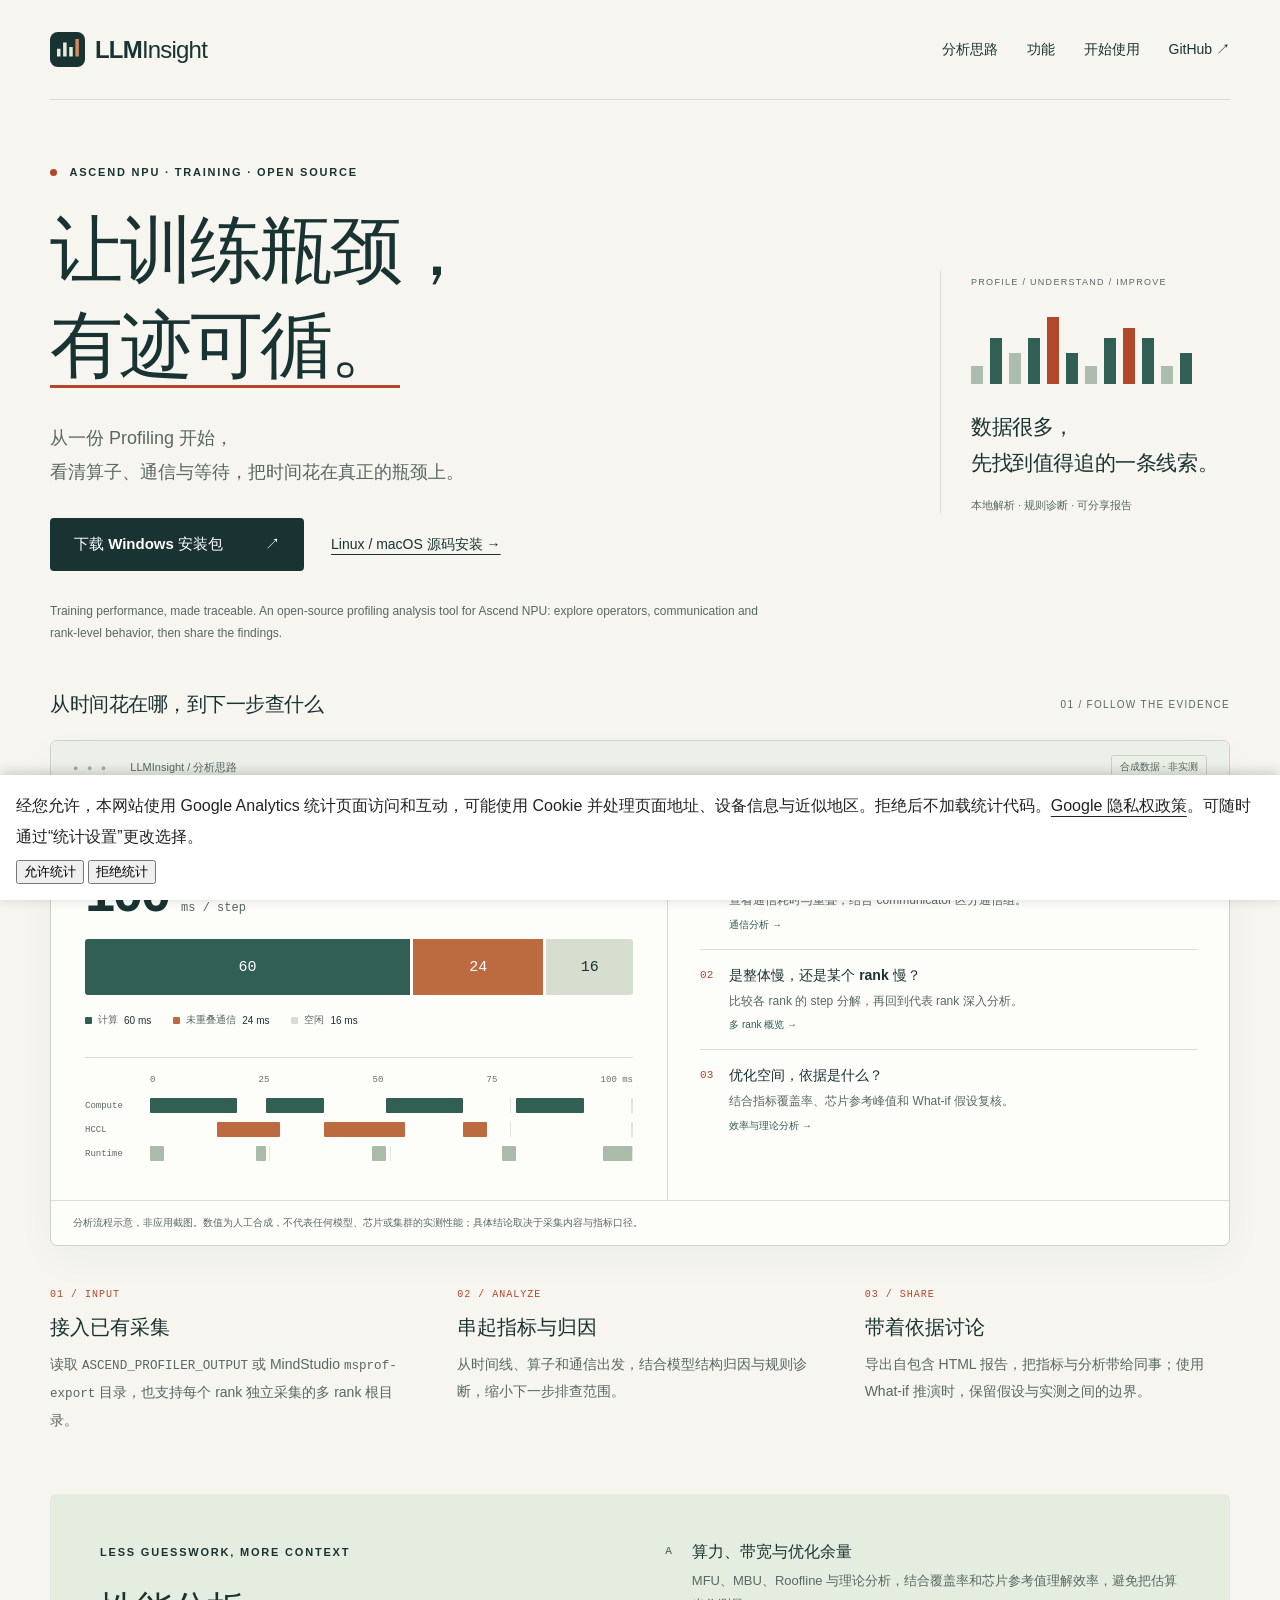
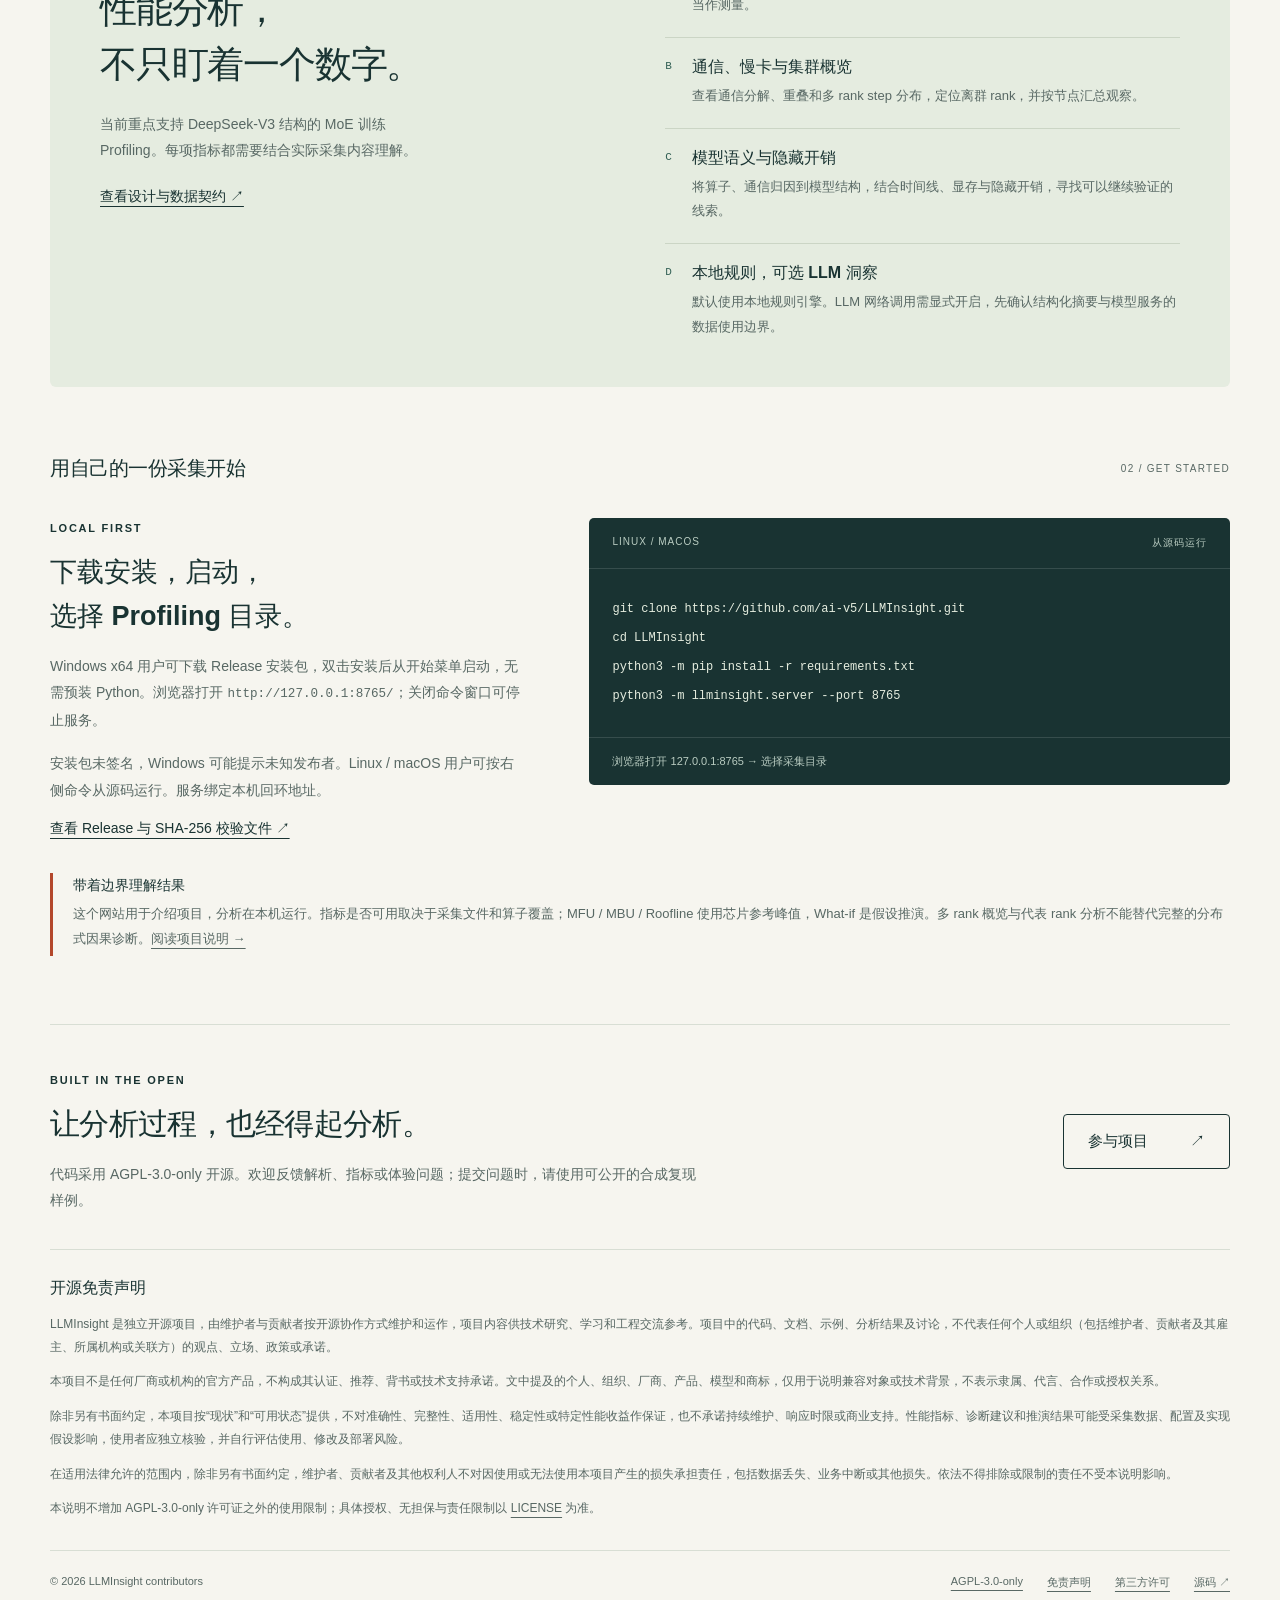
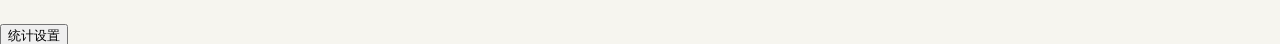
<file: docs/index.html>
<!doctype html>
<!-- SPDX-License-Identifier: AGPL-3.0-only -->
<html lang="zh-CN">
<head>
  <meta charset="utf-8">
  <meta name="viewport" content="width=device-width, initial-scale=1">
  <meta name="description" content="LLMInsight，昇腾 NPU 大模型训练 Profiling 分析工具。从算子、通信到多 rank 概览，把采集数据变成可复核的性能洞察。Ascend NPU training profiling and performance insights.">
  <meta name="theme-color" content="#f6f5ef">
  <meta http-equiv="Content-Security-Policy" content="default-src 'none'; style-src 'self'; script-src 'self' https://www.googletagmanager.com; img-src 'self' https://www.googletagmanager.com https://*.google-analytics.com; connect-src https://www.googletagmanager.com https://*.google-analytics.com https://*.google.com; base-uri 'none'; form-action 'none'">
  <meta property="og:type" content="website">
  <meta property="og:title" content="LLMInsight — 让训练瓶颈，有迹可循。">
  <meta property="og:description" content="昇腾 NPU 大模型训练 Profiling 分析工具。从采集数据到指标、归因与可分享报告。">
  <meta property="og:url" content="https://ai-v5.github.io/LLMInsight/">
  <title>LLMInsight — 昇腾 NPU 训练性能洞察</title>
  <link rel="canonical" href="https://ai-v5.github.io/LLMInsight/">
  <link rel="icon" type="image/svg+xml" href="assets/mark.svg">
  <link rel="stylesheet" href="styles.css">
<script src="analytics.js" defer></script>
</head>
<body>
  <a class="skip" href="#main">跳到正文</a>
  <header class="topbar wrap">
    <a class="brand" href="./" aria-label="LLMInsight 首页"><img src="assets/mark.svg" width="35" height="35" alt="">LLM<span>Insight</span></a>
    <nav aria-label="主导航"><a href="#insight">分析思路</a><a href="#capabilities">功能</a><a href="#start">开始使用</a><a href="https://github.com/ai-v5/LLMInsight">GitHub <span aria-hidden="true">↗</span></a></nav>
  </header>
  <main id="main">
    <section class="hero wrap" aria-labelledby="hero-title">
      <div class="eyebrow"><span class="dot"></span> ASCEND NPU · TRAINING · OPEN SOURCE</div>
      <div class="hero-grid">
        <div><h1 id="hero-title">让训练瓶颈，<br><span class="underlined">有迹可循。</span></h1><p class="intro">从一份 Profiling 开始，<br>看清算子、通信与等待，把时间花在真正的瓶颈上。</p><div class="hero-actions"><a class="button" href="https://github.com/ai-v5/LLMInsight/releases/latest/download/LLMInsight-Setup-x64.exe">下载 Windows 安装包 <span aria-hidden="true">↗</span></a><a class="text-link" href="#start">Linux / macOS 源码安装 →</a></div></div>
        <aside class="hero-note" aria-label="项目简介"><span class="note-index">PROFILE / UNDERSTAND / IMPROVE</span><div class="mini-signal" aria-hidden="true"><i></i><i></i><i></i><i></i><i></i><i></i><i></i><i></i><i></i><i></i><i></i><i></i></div><p>数据很多，<br>先找到值得追的一条线索。</p><span class="note-detail">本地解析 · 规则诊断 · 可分享报告</span></aside>
      </div>
      <p class="english" lang="en">Training performance, made traceable. An open-source profiling analysis tool for Ascend NPU: explore operators, communication and rank-level behavior, then share the findings.</p>
    </section>

    <section id="insight" class="analysis wrap" aria-labelledby="insight-title">
      <div class="section-label"><h2 id="insight-title">从时间花在哪，到下一步查什么</h2><span>01 / FOLLOW THE EVIDENCE</span></div>
      <figure class="analysis-board">
        <div class="board-heading"><span><span class="window-dots" aria-hidden="true">● ● ●</span> LLMInsight / 分析思路</span><span class="sample-tag">合成数据 · 非实测</span></div>
        <div class="board-content">
          <div class="step-view"><div class="panel-heading"><h3>一个 step，拆开看</h3><span>示意 / 100 ms</span></div><div class="step-total">100<span>ms / step</span></div><div class="step-bar" role="img" aria-label="合成示例：计算 60 毫秒，未重叠通信 24 毫秒，空闲 16 毫秒。"><div class="segment compute">60</div><div class="segment comm">24</div><div class="segment idle">16</div></div><ul class="legend"><li><span class="swatch compute"></span>计算 <strong>60 ms</strong></li><li><span class="swatch comm"></span>未重叠通信 <strong>24 ms</strong></li><li><span class="swatch idle"></span>空闲 <strong>16 ms</strong></li></ul><div class="trace" aria-hidden="true"><div class="trace-axis"><span>0</span><span>25</span><span>50</span><span>75</span><span>100 ms</span></div><div class="trace-row"><span>Compute</span><div class="track"><i class="c1"></i><i class="c2"></i><i class="c3"></i><i class="c4"></i></div></div><div class="trace-row"><span>HCCL</span><div class="track"><i class="h1"></i><i class="h2"></i><i class="h3"></i></div></div><div class="trace-row"><span>Runtime</span><div class="track"><i class="r1"></i><i class="r2"></i><i class="r3"></i><i class="r4"></i><i class="r5"></i></div></div></div></div>
          <div class="clue-view"><div class="panel-heading"><h3>从分解结果，追问原因</h3><span>ANALYSIS PATH</span></div><ol class="clues"><li><span class="clue-number">01</span><div><h4>通信暴露在关键路径上？</h4><p>查看通信耗时与重叠，结合 communicator 区分通信组。</p><span class="clue-label">通信分析 →</span></div></li><li><span class="clue-number">02</span><div><h4>是整体慢，还是某个 rank 慢？</h4><p>比较各 rank 的 step 分解，再回到代表 rank 深入分析。</p><span class="clue-label">多 rank 概览 →</span></div></li><li><span class="clue-number">03</span><div><h4>优化空间，依据是什么？</h4><p>结合指标覆盖率、芯片参考峰值和 What-if 假设复核。</p><span class="clue-label">效率与理论分析 →</span></div></li></ol></div>
        </div>
        <figcaption>分析流程示意，非应用截图。数值为人工合成，不代表任何模型、芯片或集群的实测性能；具体结论取决于采集内容与指标口径。</figcaption>
      </figure>
      <div class="workflow"><article><span class="number">01 / INPUT</span><h3>接入已有采集</h3><p>读取 <code>ASCEND_PROFILER_OUTPUT</code> 或 MindStudio <code>msprof-export</code> 目录，也支持每个 rank 独立采集的多 rank 根目录。</p></article><article><span class="number">02 / ANALYZE</span><h3>串起指标与归因</h3><p>从时间线、算子和通信出发，结合模型结构归因与规则诊断，缩小下一步排查范围。</p></article><article><span class="number">03 / SHARE</span><h3>带着依据讨论</h3><p>导出自包含 HTML 报告，把指标与分析带给同事；使用 What-if 推演时，保留假设与实测之间的边界。</p></article></div>
    </section>

    <section id="capabilities" class="capabilities wrap" aria-labelledby="capabilities-title">
      <div class="capability-intro"><span class="eyebrow">LESS GUESSWORK, MORE CONTEXT</span><h2 id="capabilities-title">性能分析，<br>不只盯着一个数字。</h2><p>当前重点支持 DeepSeek-V3 结构的 MoE 训练 Profiling。每项指标都需要结合实际采集内容理解。</p><a class="text-link" href="https://github.com/ai-v5/LLMInsight/tree/main/doc">查看设计与数据契约 ↗</a></div>
      <div class="capability-list"><article><span class="feature-index">A</span><div><h3>算力、带宽与优化余量</h3><p>MFU、MBU、Roofline 与理论分析，结合覆盖率和芯片参考值理解效率，避免把估算当作测量。</p></div></article><article><span class="feature-index">B</span><div><h3>通信、慢卡与集群概览</h3><p>查看通信分解、重叠和多 rank step 分布，定位离群 rank，并按节点汇总观察。</p></div></article><article><span class="feature-index">C</span><div><h3>模型语义与隐藏开销</h3><p>将算子、通信归因到模型结构，结合时间线、显存与隐藏开销，寻找可以继续验证的线索。</p></div></article><article><span class="feature-index">D</span><div><h3>本地规则，可选 LLM 洞察</h3><p>默认使用本地规则引擎。LLM 网络调用需显式开启，先确认结构化摘要与模型服务的数据使用边界。</p></div></article></div>
    </section>

    <section id="start" class="getting-started wrap" aria-labelledby="start-title">
      <div class="section-label"><h2 id="start-title">用自己的一份采集开始</h2><span>02 / GET STARTED</span></div>
      <div class="start-grid"><div><span class="eyebrow">LOCAL FIRST</span><h3>下载安装，启动，<br>选择 Profiling 目录。</h3><p>Windows x64 用户可下载 Release 安装包，双击安装后从开始菜单启动，无需预装 Python。浏览器打开 <code>http://127.0.0.1:8765/</code>；关闭命令窗口可停止服务。</p><p>安装包未签名，Windows 可能提示未知发布者。Linux / macOS 用户可按右侧命令从源码运行。服务绑定本机回环地址。</p><a class="text-link" href="https://github.com/ai-v5/LLMInsight/releases/latest">查看 Release 与 SHA-256 校验文件 ↗</a></div><div class="terminal"><div class="terminal-label"><span>LINUX / MACOS</span><span>从源码运行</span></div><pre><code>git clone https://github.com/ai-v5/LLMInsight.git
cd LLMInsight
python3 -m pip install -r requirements.txt
python3 -m llminsight.server --port 8765</code></pre><div class="terminal-foot">浏览器打开 127.0.0.1:8765 → 选择采集目录</div></div></div>
      <div class="limits"><h3>带着边界理解结果</h3><p>这个网站用于介绍项目，分析在本机运行。指标是否可用取决于采集文件和算子覆盖；MFU / MBU / Roofline 使用芯片参考峰值，What-if 是假设推演。多 rank 概览与代表 rank 分析不能替代完整的分布式因果诊断。<a href="https://github.com/ai-v5/LLMInsight#readme">阅读项目说明 →</a></p></div>
    </section>

    <section class="open-source wrap" aria-labelledby="open-title"><div><span class="eyebrow">BUILT IN THE OPEN</span><h2 id="open-title">让分析过程，也经得起分析。</h2><p>代码采用 AGPL-3.0-only 开源。欢迎反馈解析、指标或体验问题；提交问题时，请使用可公开的合成复现样例。</p></div><a class="button secondary" href="https://github.com/ai-v5/LLMInsight/issues">参与项目 <span aria-hidden="true">↗</span></a></section>
    <section id="disclaimer" class="disclaimer wrap" aria-labelledby="disclaimer-title">
      <h2 id="disclaimer-title">开源免责声明</h2>
      <p>LLMInsight 是独立开源项目，由维护者与贡献者按开源协作方式维护和运作，项目内容供技术研究、学习和工程交流参考。项目中的代码、文档、示例、分析结果及讨论，不代表任何个人或组织（包括维护者、贡献者及其雇主、所属机构或关联方）的观点、立场、政策或承诺。</p>
      <p>本项目不是任何厂商或机构的官方产品，不构成其认证、推荐、背书或技术支持承诺。文中提及的个人、组织、厂商、产品、模型和商标，仅用于说明兼容对象或技术背景，不表示隶属、代言、合作或授权关系。</p>
      <p>除非另有书面约定，本项目按“现状”和“可用状态”提供，不对准确性、完整性、适用性、稳定性或特定性能收益作保证，也不承诺持续维护、响应时限或商业支持。性能指标、诊断建议和推演结果可能受采集数据、配置及实现假设影响，使用者应独立核验，并自行评估使用、修改及部署风险。</p>
      <p>在适用法律允许的范围内，除非另有书面约定，维护者、贡献者及其他权利人不对因使用或无法使用本项目产生的损失承担责任，包括数据丢失、业务中断或其他损失。依法不得排除或限制的责任不受本说明影响。</p>
      <p>本说明不增加 AGPL-3.0-only 许可证之外的使用限制；具体授权、无担保与责任限制以 <a href="https://github.com/ai-v5/LLMInsight/blob/main/LICENSE">LICENSE</a> 为准。</p>
    </section>
  </main>
  <footer class="wrap"><span>© 2026 LLMInsight contributors</span><div><a href="https://github.com/ai-v5/LLMInsight/blob/main/LICENSE">AGPL-3.0-only</a><a href="#disclaimer">免责声明</a><a href="https://github.com/ai-v5/LLMInsight/blob/main/THIRD_PARTY_NOTICES.md">第三方许可</a><a href="https://github.com/ai-v5/LLMInsight">源码 ↗</a></div></footer>
<div><button type="button" id="analytics-settings">统计设置</button></div>
<div id="analytics-consent" role="region" aria-label="访问统计设置" hidden><p>经您允许，本网站使用 Google Analytics 统计页面访问和互动，可能使用 Cookie 并处理页面地址、设备信息与近似地区。拒绝后不加载统计代码。<a href="https://policies.google.com/privacy">Google 隐私权政策</a>。可随时通过“统计设置”更改选择。</p><p id="analytics-storage-warning" hidden>浏览器未能保存您的选择。本页已停止统计；请检查浏览器存储设置，清除此网站的本地存储，并关闭其他已打开的站点标签页后重新选择。</p><button type="button" id="analytics-accept">允许统计</button> <button type="button" id="analytics-reject">拒绝统计</button></div>
</body>
</html>
</file>
<file: docs/styles.css>
/* SPDX-License-Identifier: AGPL-3.0-only */
:root{color-scheme:light;--paper:#f6f5ef;--ink:#193332;--muted:#586864;--line:#d8ded4;--accent:#b3472b;--green:#315f54;--mint:#e5ece0;font-family:"Segoe UI","Microsoft YaHei",sans-serif;color:var(--ink);background:var(--paper);font-synthesis:none;scroll-behavior:smooth}
*{box-sizing:border-box}body{margin:0}h1,h2,h3,h4,p,figure{margin:0}a{color:inherit;text-underline-offset:5px;text-decoration-thickness:1px}a:hover{color:var(--accent)}a:focus-visible{outline:3px solid var(--accent);outline-offset:5px}p{line-height:1.9}.wrap{width:min(1180px,calc(100% - 96px));margin-inline:auto}.skip{position:absolute;top:-100px;left:16px;padding:14px;background:var(--ink);color:white;z-index:3}.skip:focus{top:12px}.topbar{min-height:100px;display:flex;justify-content:space-between;align-items:center;gap:24px;border-bottom:1px solid var(--line)}.brand{display:flex;align-items:center;text-decoration:none;font-size:24px;letter-spacing:-.8px;font-weight:700}.brand img{margin-right:10px}.brand>span{font-weight:400}nav{display:flex;gap:29px;font-size:14px}nav a{text-decoration:none}.hero{padding-block:66px 47px}.eyebrow{font-size:11px;font-weight:600;letter-spacing:1.8px}.dot{display:inline-block;width:7px;height:7px;background:var(--accent);border-radius:50%;margin-right:8px}.hero-grid{display:grid;grid-template-columns:1fr 290px;gap:70px;align-items:center}h1{font-size:clamp(46px,5.7vw,77px);font-weight:650;letter-spacing:-3px;line-height:1.3;margin:25px 0 28px}.underlined{text-decoration:underline;text-decoration-thickness:3px;text-decoration-color:var(--accent);text-underline-offset:15px}.intro{font-size:18px;color:var(--muted)}.hero-actions{display:flex;align-items:center;gap:27px;margin-top:29px}.button{display:inline-flex;justify-content:space-between;align-items:center;gap:42px;background:var(--ink);color:#fff;text-decoration:none;border-radius:4px;font-size:15px;font-weight:600;padding:17px 24px}.button:hover{background:#294946;color:#fff}.text-link{font-size:14px}.hero-note{border-left:1px solid var(--line);padding-left:30px;margin-top:35px}.note-index{font-size:9px;letter-spacing:1.3px;color:var(--muted)}.mini-signal{display:flex;align-items:flex-end;gap:7px;height:70px;margin:25px 0}.mini-signal i{display:block;background:#acbcae;width:12px;height:26%}.mini-signal i:nth-child(2n){height:65%;background:var(--green)}.mini-signal i:nth-child(3n){height:44%}.mini-signal i:nth-child(5){height:95%;background:var(--accent)}.mini-signal i:nth-child(9){height:80%;background:var(--accent)}.hero-note p{font-size:21px;line-height:1.7;letter-spacing:-.4px}.note-detail{display:block;font-size:11px;color:var(--muted);margin-top:18px}.english{max-width:710px;font-size:12px;color:var(--muted);margin-top:30px;line-height:1.8}.section-label{display:flex;align-items:center;justify-content:space-between;gap:24px;margin-bottom:22px}.section-label h2{font-size:20px;letter-spacing:-.5px}.section-label>span{font-size:10px;letter-spacing:1.3px;color:var(--muted)}.analysis-board{border:1px solid #cbd3c8;border-radius:7px;overflow:hidden;background:#fdfdf9;box-shadow:0 14px 40px #19333209}.board-heading{display:flex;justify-content:space-between;align-items:center;gap:18px;padding:14px 22px;background:#edf0e9;border-bottom:1px solid var(--line);font-size:11px;color:var(--muted)}.window-dots{color:#a0afa4;letter-spacing:3px;font-size:9px;margin-right:18px}.sample-tag{font-size:10px;border:1px solid #c9d2c5;border-radius:3px;padding:4px 8px;white-space:nowrap}.board-content{display:grid;grid-template-columns:1.1fr 1fr}.step-view{padding:30px 34px;border-right:1px solid var(--line)}.panel-heading{display:flex;align-items:center;justify-content:space-between;gap:16px}.panel-heading h3{font-size:14px;font-weight:600}.panel-heading>span{font-size:9px;color:var(--muted);letter-spacing:.5px}.step-total{font-size:54px;font-weight:600;letter-spacing:-2px;margin:23px 0 20px;line-height:1}.step-total>span{font-family:Consolas,monospace;font-weight:400;font-size:12px;letter-spacing:0;margin-left:12px;color:var(--muted)}.step-bar{display:flex;height:56px;border-radius:3px;overflow:hidden;gap:3px}.segment{display:flex;align-items:center;justify-content:center;color:white;font-family:Consolas,monospace;font-size:15px}.compute{background:var(--green)}.comm{background:#bc6b40}.idle{background:#d7decf}.segment.compute{width:60%}.segment.comm{width:24%}.segment.idle{width:16%;color:var(--ink)}.legend{list-style:none;padding:0;margin:18px 0 30px;display:flex;flex-wrap:wrap;gap:13px 22px;font-size:10px;color:var(--muted)}.legend li{display:flex;align-items:center;gap:6px}.swatch{width:7px;height:7px;border-radius:1px}.legend strong{font-weight:500;color:var(--ink)}.trace{padding-top:17px;border-top:1px solid var(--line)}.trace-axis{margin:0 0 13px 65px;display:flex;justify-content:space-between;color:#64716a;font:9px Consolas,monospace}.trace-row{display:flex;gap:13px;align-items:center;margin-block:9px}.trace-row>span{width:52px;font:9px Consolas,monospace;color:var(--muted)}.track{position:relative;flex:1;height:15px;background:repeating-linear-gradient(90deg,transparent 0,transparent calc(25% - 1px),#e2e7dd calc(25% - 1px),#e2e7dd 25%);border-right:1px solid #e2e7dd}.track i{position:absolute;height:100%;border-radius:1px;background:var(--green)}.track .c1{left:0;width:18%}.track .c2{left:24%;width:12%}.track .c3{left:49%;width:16%}.track .c4{left:76%;width:14%}.track .h1,.track .h2,.track .h3{background:#bc6b40}.track .h1{left:14%;width:13%}.track .h2{left:36%;width:17%}.track .h3{left:65%;width:5%}.track .r1,.track .r2,.track .r3,.track .r4,.track .r5{background:#aabca9}.track .r1{left:0;width:3%}.track .r2{left:22%;width:2%}.track .r3{left:46%;width:3%}.track .r4{left:73%;width:3%}.track .r5{left:94%;width:6%}.clue-view{padding:30px 32px}.clues{list-style:none;padding:0;margin:24px 0 0}.clues li{display:flex;gap:16px}.clues li+li{border-top:1px solid var(--line);margin-top:17px;padding-top:17px}.clue-number{font:11px Consolas,monospace;color:var(--accent);padding-top:2px}.clues h4{font-size:14px;font-weight:600}.clues p{font-size:12px;color:var(--muted);margin-top:6px;line-height:1.8}.clue-label{display:block;margin-top:6px;font-size:10px;color:var(--green)}figcaption{padding:13px 22px;border-top:1px solid var(--line);font-size:10px;line-height:1.8;color:var(--muted)}.workflow{display:grid;grid-template-columns:repeat(3,1fr);gap:42px;margin-top:37px;padding-bottom:60px}.number{font:10px Consolas,monospace;letter-spacing:1px;color:var(--accent)}.workflow h3{font-size:20px;margin:13px 0 10px}.workflow p{font-size:14px;color:var(--muted)}code{font-family:Consolas,"Microsoft YaHei",monospace;font-size:.9em;overflow-wrap:anywhere}.capabilities{display:grid;grid-template-columns:1fr 1.05fr;gap:75px;background:var(--mint);padding:48px 50px;border-radius:6px}.capability-intro h2{font-size:37px;line-height:1.5;letter-spacing:-1.2px;margin:22px 0 18px}.capability-intro p{font-size:14px;color:var(--muted);margin-bottom:23px;max-width:340px}.capability-list article{display:flex;gap:20px}.capability-list article+article{border-top:1px solid #cbd5c5;margin-top:19px;padding-top:19px}.feature-index{font:11px Consolas,monospace;color:var(--green);padding-top:3px}.capability-list h3{font-size:16px;margin-bottom:6px}.capability-list p{font-size:13px;color:var(--muted)}.getting-started{padding-block:68px}.start-grid{display:grid;grid-template-columns:1fr 1.35fr;gap:65px;align-items:start;margin-top:36px}.start-grid h3{font-size:27px;line-height:1.6;font-weight:600;margin:15px 0}.start-grid p{font-size:14px;color:var(--muted);margin-bottom:16px}.terminal{background:var(--ink);color:#e5eddf;border-radius:5px;overflow:hidden;min-width:0}.terminal-label{padding:18px 23px;border-bottom:1px solid #ffffff20;font-size:10px;color:#b9ccc1;letter-spacing:1px;display:flex;justify-content:space-between}pre{margin:0;padding:26px 23px;overflow-x:auto;font:12px/2.4 Consolas,"Microsoft YaHei",monospace}pre code{font:inherit;overflow-wrap:normal}.terminal-foot{padding:16px 23px;border-top:1px solid #ffffff20;font-size:11px;color:#b9ccc1}.limits{border-left:3px solid var(--accent);padding:4px 0 4px 20px;margin-top:35px}.limits h3{font-size:14px;margin-bottom:7px}.limits p{font-size:13px;color:var(--muted)}.open-source{display:flex;justify-content:space-between;align-items:center;gap:50px;border-top:1px solid var(--line);padding-block:45px 35px}.open-source>div{max-width:650px}.open-source h2{font-size:30px;letter-spacing:-.7px;margin:16px 0}.open-source p{font-size:14px;color:var(--muted)}.secondary{background:transparent;color:var(--ink);border:1px solid var(--ink);white-space:nowrap}.disclaimer{font-size:12px;color:var(--muted);padding-block:28px 30px;border-top:1px solid var(--line)}.disclaimer h2{font-size:16px;color:var(--ink);margin-bottom:14px}.disclaimer p+p{margin-top:12px}footer{display:flex;justify-content:space-between;gap:20px;padding-block:24px 34px;border-top:1px solid var(--line);font-size:11px;color:var(--muted)}footer>div{display:flex;gap:24px}
@media(min-width:1500px){.hero{padding-top:78px}.hero-grid{gap:100px}}
@media(max-width:1000px){.wrap{width:calc(100% - 64px)}.hero-grid{grid-template-columns:1fr 240px;gap:30px}.hero-note{padding-left:24px}.hero-note p{font-size:19px}.step-view,.clue-view{padding:25px 22px}.legend{gap:12px}.capabilities{padding:38px;gap:40px}.capability-intro h2{font-size:32px}.start-grid{grid-template-columns:1fr 1.2fr;gap:35px}.terminal pre{font-size:11px;padding:23px 18px}}
@media(max-width:760px){.wrap{width:calc(100% - 40px)}.topbar{flex-wrap:wrap;min-height:84px;padding-block:20px;gap:20px}.brand{font-size:22px}nav{gap:20px;font-size:13px}.hero{padding-block:42px 36px}.hero-grid{grid-template-columns:1fr}.hero-note{display:none}h1{font-size:58px;letter-spacing:-2.5px}.intro{font-size:17px}.section-label h2{font-size:18px}.section-label>span{font-size:8px}.board-content{grid-template-columns:1fr}.step-view{border-right:0;border-bottom:1px solid var(--line);padding:25px}.clue-view{padding:25px}.clues{display:grid;grid-template-columns:repeat(3,1fr);gap:20px}.clues li{gap:9px}.clues li+li{border-top:0;margin:0;padding:0}.clues h4{font-size:13px}.clues p{font-size:11px}.workflow{gap:24px;padding-bottom:40px}.workflow h3{font-size:18px}.workflow p{font-size:13px}.capabilities{grid-template-columns:1fr;padding:30px;gap:30px}.capability-intro h2{font-size:31px}.capability-intro p{max-width:none}.start-grid{grid-template-columns:1fr;gap:25px}.terminal pre{font-size:12px}.getting-started{padding-block:45px}.open-source h2{font-size:26px}.open-source{gap:30px}}
@media(max-width:480px){nav{width:100%;justify-content:space-between;gap:12px}.topbar{gap:18px}.hero{padding-top:34px}.eyebrow{font-size:9px;letter-spacing:1.4px}h1{font-size:47px;letter-spacing:-2px;margin:23px 0 30px}.intro{font-size:15px}.hero-actions{gap:20px}.button{padding:15px 18px;gap:26px;font-size:14px}.hero-actions .text-link{font-size:12px}.english{font-size:11px;margin-top:25px}.section-label{align-items:flex-start;gap:18px}.section-label h2{font-size:17px;max-width:190px;line-height:1.6}.section-label>span{max-width:100px;text-align:right;line-height:1.8;padding-top:3px}.board-heading{padding:12px;font-size:10px;gap:7px}.window-dots{display:none}.sample-tag{font-size:9px;padding:3px 5px}.step-view,.clue-view{padding:22px 18px}.panel-heading>span{font-size:8px}.legend{gap:13px 18px;font-size:10px}.clues{grid-template-columns:1fr;gap:18px}.clues li{gap:13px}.clues li+li{border-top:1px solid var(--line);padding-top:18px}.clues h4{font-size:14px}.clues p{font-size:12px}.clue-label{font-size:11px}.step-total{font-size:48px}figcaption{padding:12px 18px}.workflow{grid-template-columns:1fr;gap:24px;margin-top:28px}.workflow h3{margin:8px 0}.workflow p{font-size:14px}.capabilities{padding:26px;gap:28px}.capability-intro h2{font-size:29px;margin-top:16px}.capability-list article{gap:15px}.capability-list h3{font-size:15px}.start-grid h3{font-size:25px}.terminal pre{font-size:11px;padding:20px 16px}.terminal-label,.terminal-foot{padding:15px 16px;font-size:10px}.limits{padding-left:16px}.open-source{flex-direction:column;align-items:flex-start;padding-top:32px;gap:23px}.open-source h2{font-size:24px}footer{flex-direction:column;gap:18px}footer>div{gap:20px;flex-wrap:wrap}}
@media(max-width:600px){.clues{grid-template-columns:1fr;gap:18px}.clues li{gap:13px}.clues li+li{border-top:1px solid var(--line);padding-top:18px}.clues h4{font-size:14px}.clues p{font-size:12px}}
@media(prefers-reduced-motion:reduce){:root{scroll-behavior:auto}}
@media(max-width:480px){.hero-actions{flex-wrap:wrap}.hero-actions .button,.hero-actions .text-link{white-space:nowrap}}

#analytics-consent:not([hidden]){position:fixed;z-index:1000;bottom:0;left:0;right:0;padding:1rem;background:#fff;color:#222;box-shadow:0 -2px 12px #0003}
#analytics-consent p{margin:0 0 .5rem}
</file>
